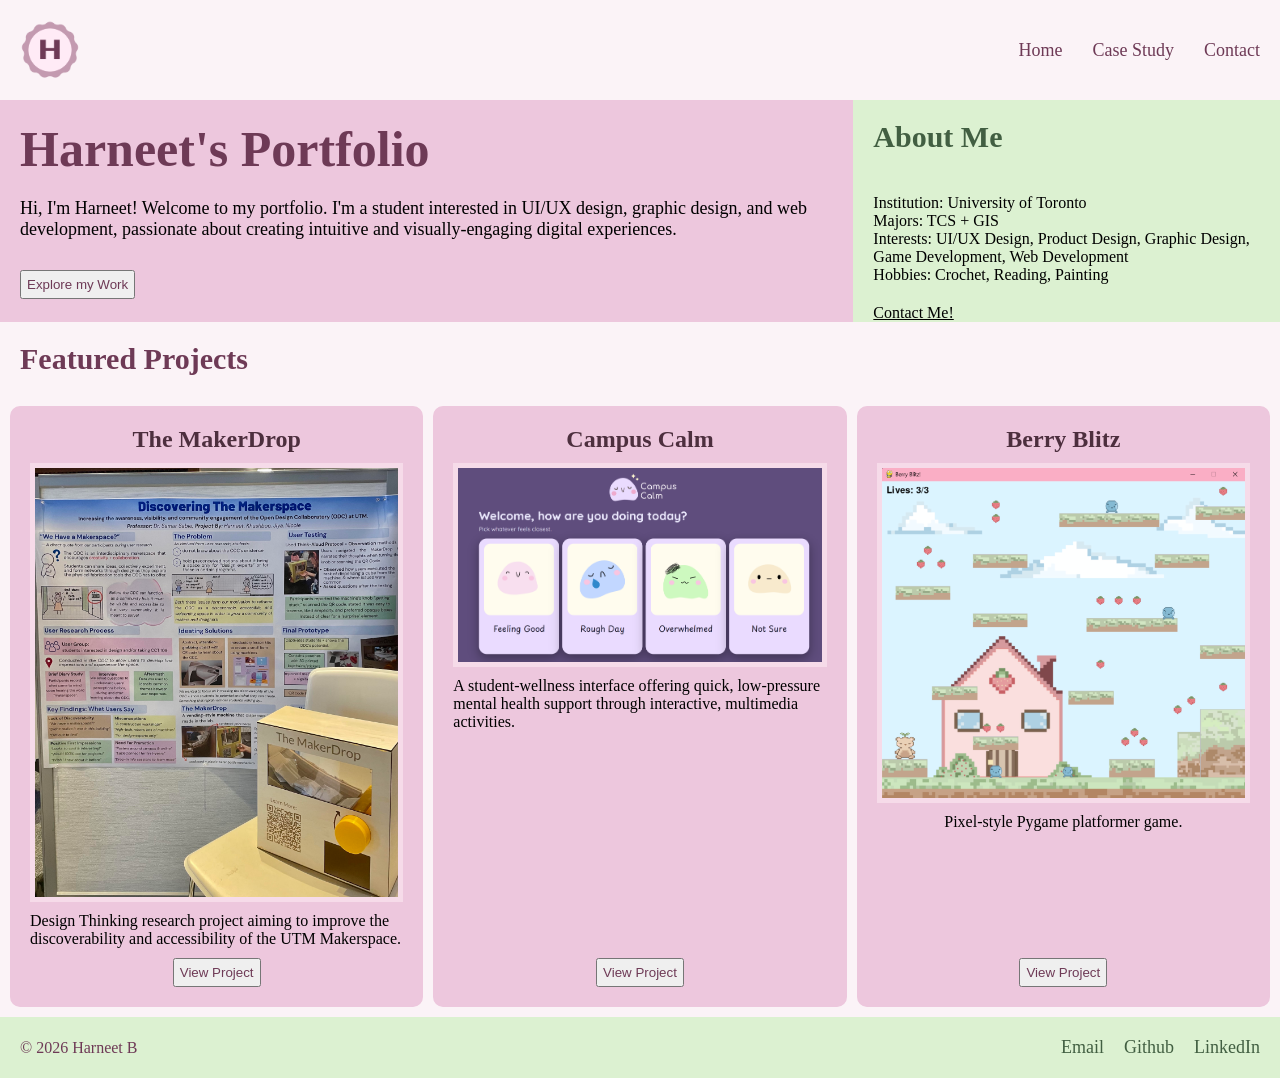
<file: index.html>
<!DOCTYPE html>

<html lang="en">

<head>
    <meta charset="UTF-8">
    <meta name="viewport" content="width=device-width, initial-scale=1.0">
    <title>CCT360 Project 1 - Harneet</title>
    <link rel="stylesheet" href="css/style.css">
</head>

<body>

    <header class="site-header"> 

        <img src="assets/portfolio-logo.png">

         <nav class="nav-bar"> 
        <a href="index.html"> Home </a>
        <a href="detail.html"> Case Study </a>
        <a href="#"> Contact </a>
        </nav> 

    </header>

    <main> 

        <section class="hero-grid">

            <article class="hero-banner"> 
                <h1>Harneet's Portfolio</h1>
                <p> Hi, I'm Harneet! Welcome to my portfolio. I'm a student 
                    interested in UI/UX design, graphic design, and web development, passionate 
                about creating intuitive and visually-engaging digital experiences.  </p>
                <button class="btn1">Explore my Work</button>

            </article>

            <article class="hero-sidebar"> 
                <h2> About Me </h2>

                <ul>
                    <li> Institution: University of Toronto </li>
                    <li> Majors: TCS + GIS </li>
                    <li> Interests: UI/UX Design, Product Design, Graphic Design, Game Development, Web Development </li>
                    <li> Hobbies: Crochet, Reading, Painting </li>
                </ul>

                <a href="https://www.linkedin.com/in/harneetb/"> Contact Me! </a>
            
            </article>
        </section>

        <h2 class="projects-heading"> Featured Projects </h2>

        <section class="cards-gallery"> 

            <article class="card"> 
                <h3> The MakerDrop </h3>
                <img src="assets/makerdrop-img.jpg"> 
                <p> Design Thinking research project aiming to improve the discoverability and 
                    accessibility of the UTM Makerspace. </p>
                <button class="btn2"> View Project </button>
            </article>

            <article class="card"> 
                <h3> Campus Calm </h3>
                <img src="assets/campuscalm.png"> 
                <p> A student-wellness interface offering quick, low-pressure mental health support 
                    through interactive, multimedia activities. </p>
                <button class="btn2"> View Project </button>

            </article>

            <article class="card"> 
                <h3> Berry Blitz </h3>
                <img src="assets/berry.png"> 
                <p> Pixel-style Pygame platformer game. </p>
                <button class="btn2"> View Project</button>

            </article>
            


        </section>
    </main>

    <footer class="site-footer"> 

        <p> © 2026 Harneet B </p>

        <ul>
            <li> <a href="#"> Email </a></li>
            <li> <a href="https://github.com/h4rneet"> Github </a></li>
            <li> <a href="https://www.linkedin.com/in/harneetb/"> LinkedIn </a></li>
        </ul>
        
    </footer>
    
</body>
</html>
</file>
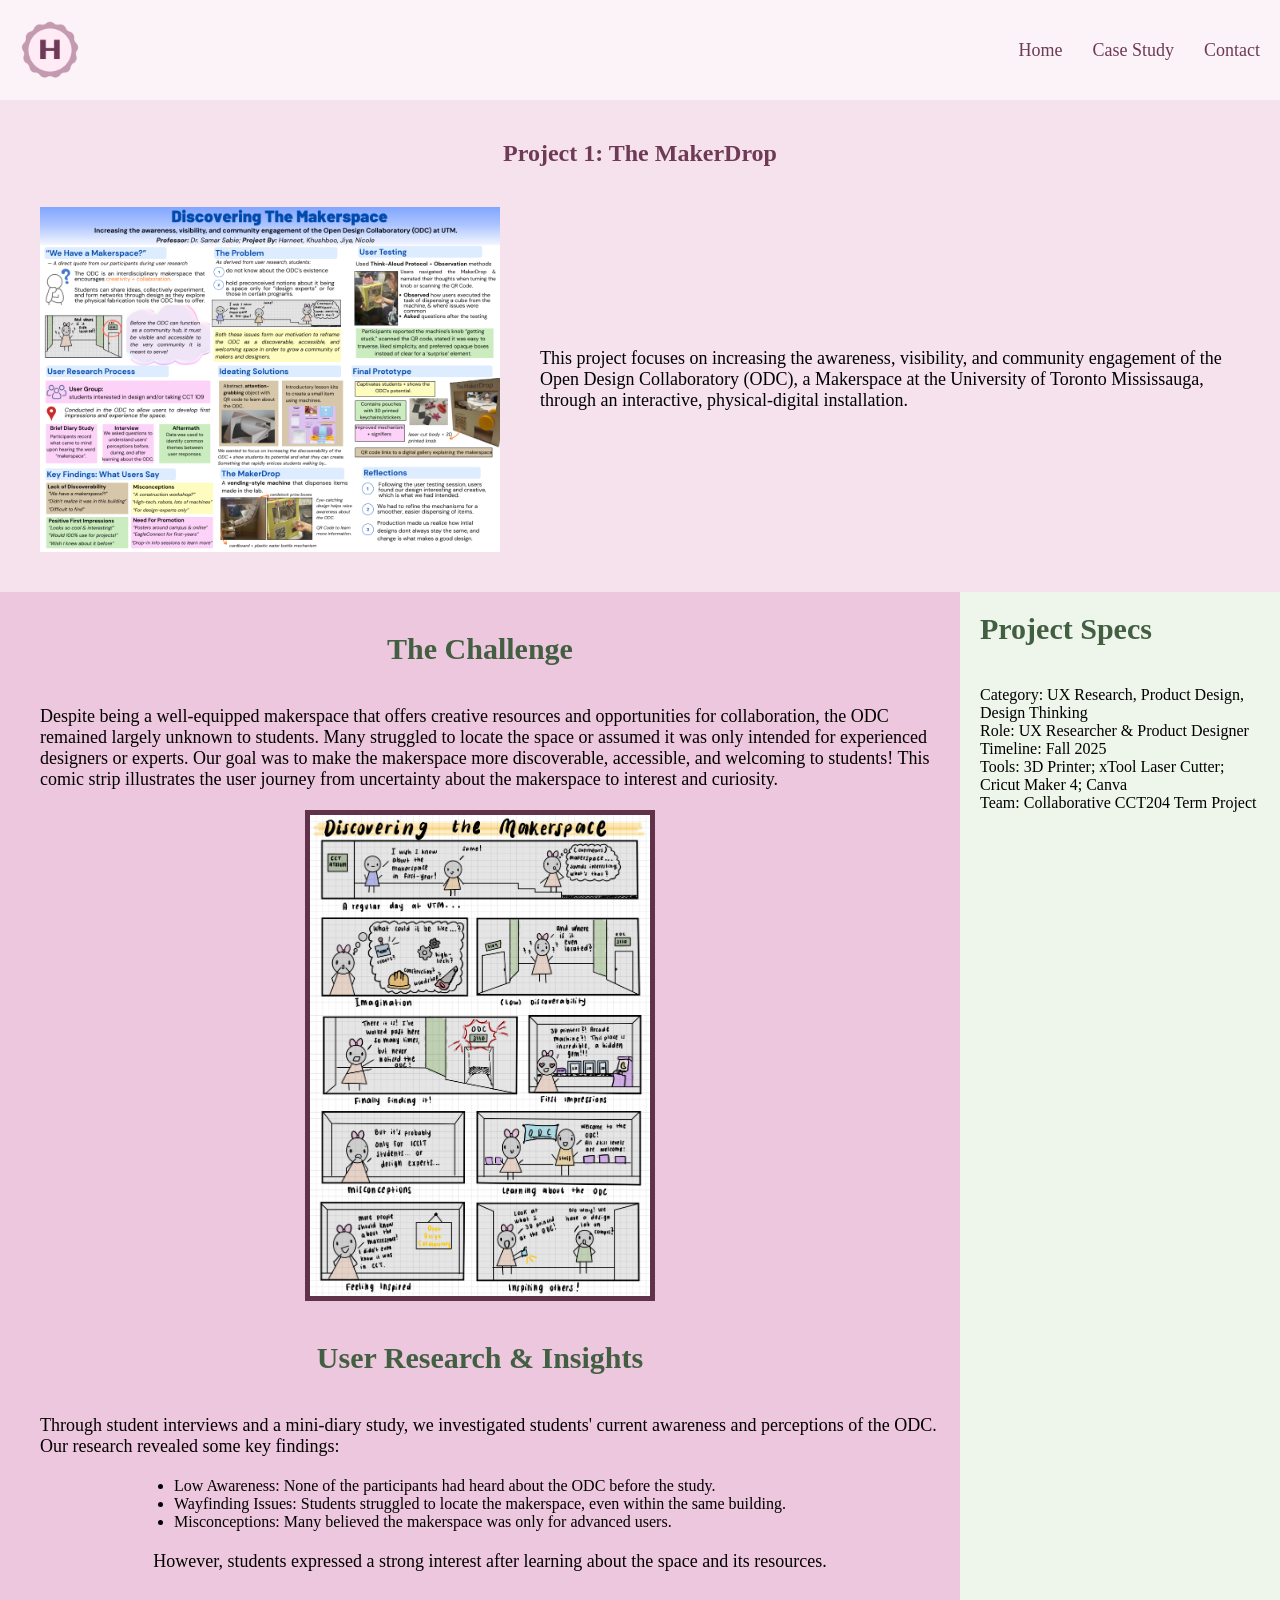
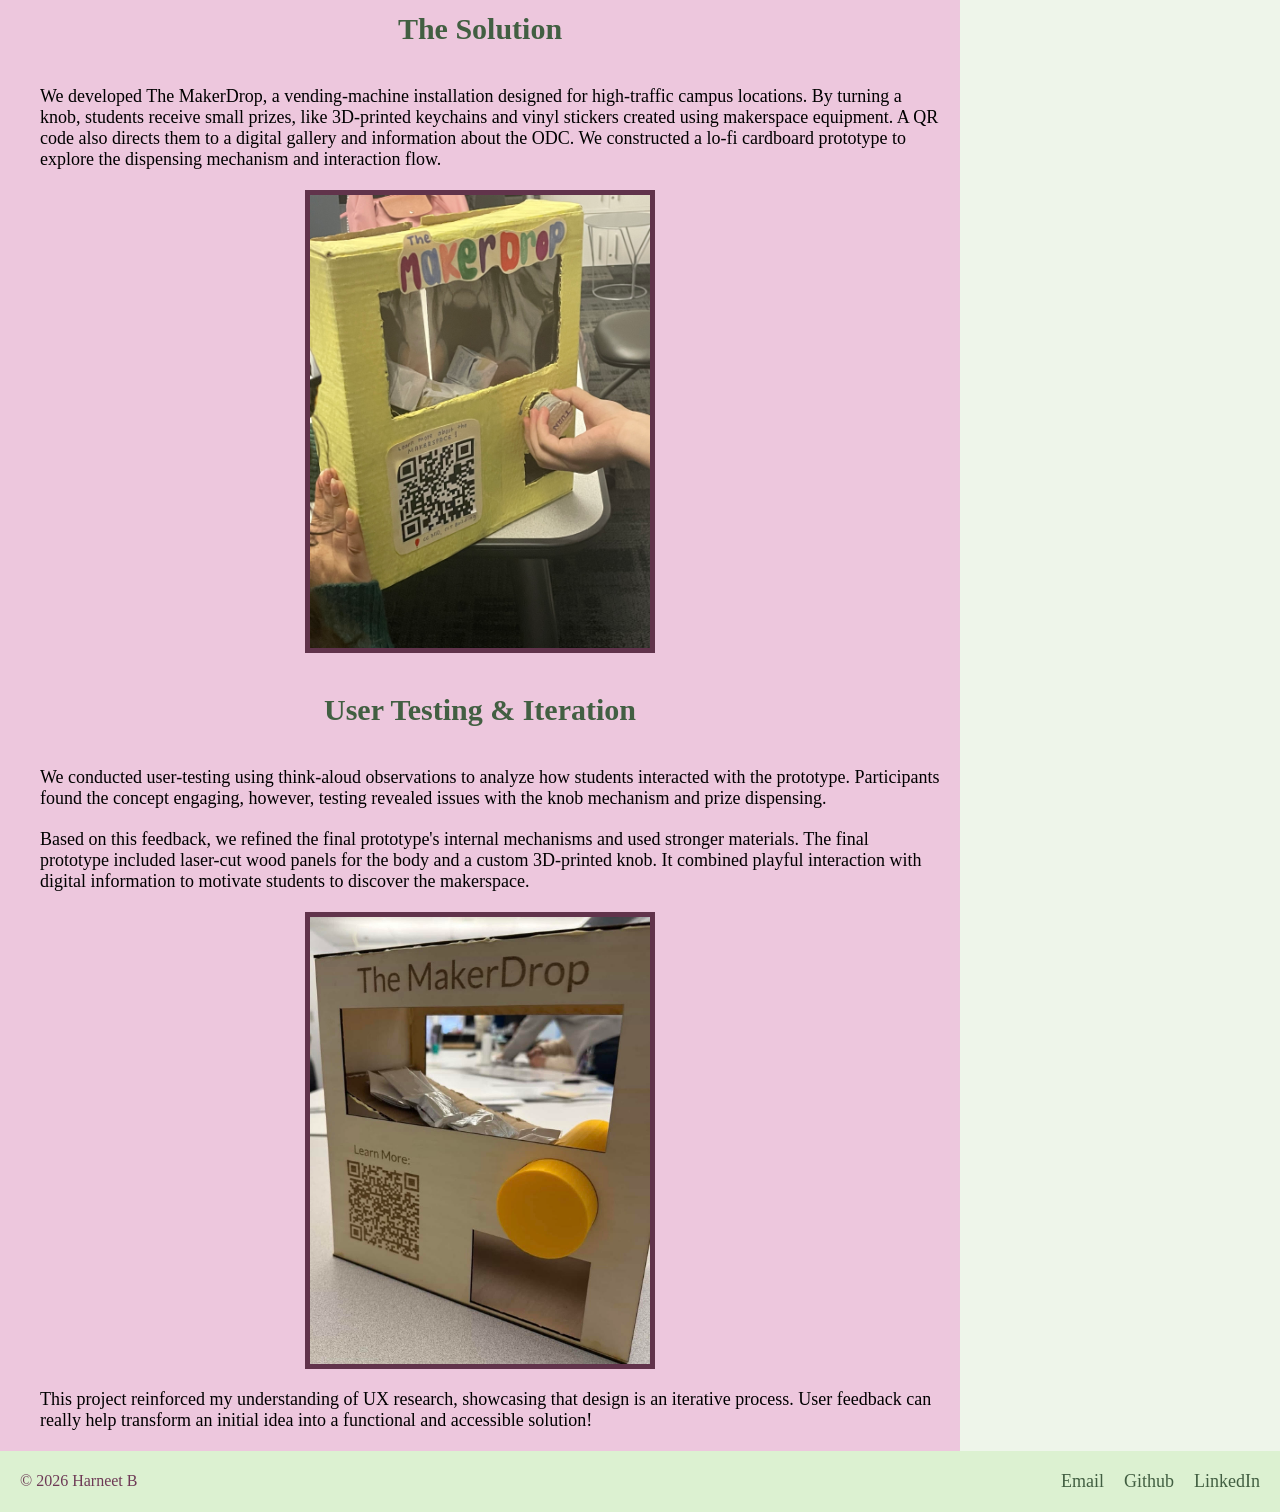
<file: detail.html>
<!DOCTYPE html>

<html lang="en">

<head>
    <meta charset="UTF-8">
    <meta name="viewport" content="width=device-width, initial-scale=1.0">
    <title>CCT360 Project 1 - Harneet</title>
    <link rel="stylesheet" href="css/style.css">
</head>

<body>

    <header class="site-header"> 

        <img src="assets/portfolio-logo.png">

         <nav class="nav-bar"> 
        <a href="index.html"> Home </a>
        <a href="detail.html"> Case Study </a>
        <a href="#"> Contact </a>
        </nav> 

    </header>

    <main class="detail-layout"> 

        <section class="detail-hero">
            <h1> Project 1: The MakerDrop</h1>

            <section class="project-overview"> 

            <img src="assets/makerdrop1.png">

            <p> This project focuses on increasing the awareness, visibility, and community engagement of the Open Design Collaboratory (ODC), 
                a Makerspace at the University of Toronto Mississauga, through an interactive, physical-digital installation.</p>

            </section>

           
        </section>

        <section class="content-grid"> 

            <article class="main-content"> 
                <h2> The Challenge </h2>
                <p> Despite being a well-equipped makerspace that offers creative resources and opportunities for collaboration, the ODC remained largely unknown to students. 
                    Many struggled to locate the space or assumed it was only intended for experienced designers or experts. 

                    Our goal was to make the makerspace more discoverable, accessible, and welcoming to students!
                    This comic strip illustrates the user journey from uncertainty about the makerspace to interest and curiosity. 
                </p>

                <img src="assets/comicstrip.JPG">

                <h2> User Research & Insights </h2>
                <p> Through student interviews and a mini-diary study, we investigated students' current awareness and perceptions of the ODC. 
                    Our research revealed some key findings:
                </p>

                 <ul> 
                        <li> Low Awareness: None of the participants had heard about the ODC before the study.</li>
                        <li> Wayfinding Issues: Students struggled to locate the makerspace, even within the same building. </li>
                        <li> Misconceptions: Many believed the makerspace was only for advanced users. </li>
                    </ul>

                <p> However, students expressed a strong interest after learning about the space and its resources. </p>

                <h2> The Solution </h2>

                <p> We developed The MakerDrop, a vending-machine installation designed for high-traffic campus locations.

                    By turning a knob, students receive small prizes, like 3D-printed keychains and vinyl stickers created using makerspace equipment.
                    A QR code also directs them to a digital gallery and information about the ODC. 

                    We constructed a lo-fi cardboard prototype to explore the dispensing mechanism and interaction flow. 
                </p>

                <img src="assets/prototype.jpeg">

                <h2> User Testing & Iteration </h2>
                <p> We conducted user-testing using think-aloud observations to analyze how students interacted with the prototype. 
                    Participants found the concept engaging, however, testing revealed issues with the knob mechanism and prize dispensing. </p>

                <p> Based on this feedback, we refined the final prototype's internal mechanisms and used stronger materials. The final prototype
                    included laser-cut wood panels for the body and a custom 3D-printed knob. It combined playful interaction with digital information 
                    to motivate students to discover the makerspace. 
                </p>

                <img src="assets/makerdrop2.jpg">

                <p> This project reinforced my understanding of UX research, showcasing that design is an iterative process. User feedback can really help
                    transform an initial idea into a functional and accessible solution! </p>

                

            </article>

            <article class="sidebar-content"> 

                <h2> Project Specs </h2>

                <ul> 
                    <li> Category: UX Research, Product Design, Design Thinking </li>
                    <li> Role: UX Researcher & Product Designer </li>
                    <li> Timeline: Fall 2025</li>
                    <li> Tools: 3D Printer; xTool Laser Cutter; Cricut Maker 4; Canva</li>
                    <li> Team: Collaborative CCT204 Term Project </li>

                </ul>

            </article>


        </section>


        
    </main>

    <footer class="site-footer"> 

        <p> © 2026 Harneet B </p>

        <ul>
            <li> <a href="#"> Email </a></li>
            <li> <a href="https://github.com/h4rneet"> Github </a></li>
            <li> <a href="https://www.linkedin.com/in/harneetb/"> LinkedIn </a></li>
        </ul>
        
    </footer>
    
</body>
</html>
</file>
<file: css/style.css>
/* page 1 and shared styling between both pages (desktop-first)*/

*{ 
    margin: 0;
    padding: 0;
    box-sizing: border-box;
}


.site-header{

    display: flex;
    flex-direction: row;
    justify-content: space-between;
    align-items: center;

    background-color:#fbf3f7;
}

.site-header img{
    width: 100px;
    padding: 20px;
}

.nav-bar{
    display: flex;
    flex-direction: row;
    gap: 30px;
    padding: 20px;
}

.nav-bar a{
    text-decoration: none;
    color: #6E3A56;
    font-size: 18px;

}

.hero-grid{
    display: grid;
    grid-template-columns: 2fr 1fr;

}

.hero-banner{
    background-color: #EDC7DD;
}

.hero-banner h1{
    font-size: 50px;
    padding: 20px;
    color: #6E3A56;
}

.hero-banner p{
    font-size: 18px;
    padding-left: 20px;
    padding-bottom: 10px;
}

.btn1{
    margin: 20px;
    padding: 5px;
    color:#6E3A56;
}

.hero-sidebar{
    background-color: #DCF1D1;
}

.hero-sidebar h2{
    font-size: 30px;
    padding: 20px;
    color: #425F42;
}

.hero-sidebar ul li{
    list-style-type: none;
    
}

.hero-sidebar ul{
    padding: 20px;
}

.hero-sidebar a{
    padding: 20px;
    color: black;

}

.projects-heading{
    font-size: 30px;
    padding: 20px;
    color:#6E3A56;

    background-color:#fbf3f7;
}


.cards-gallery{
    display: grid;
    grid-template-columns:  repeat(auto-fit, minmax(280px, 1fr));
    gap: 10px;
    padding: 10px;

    background-color:#fbf3f7;
}

.card{
    display: flex;
    flex-direction: column;
    align-items: center;
    gap: 10px;

    background-color: #EDC7DD;
    padding: 20px;
    border-radius: 10px;

}

.card h3{
    font-size: 24px;
    color: #4d2f3e;
}

.card img{
    max-width: 100%;
    border: 5px solid  #f6dbe9;
}

.btn2{
    margin-top: auto;
    color:#6E3A56;
    padding: 5px;
}

.site-footer{
    background-color:#DCF1D1;
    display: flex;
    flex-direction: row;
    justify-content: space-between;
    align-items: center;
    padding: 20px;
}

.site-footer p{
    color: #6E3A56;
}

.site-footer ul{
    display: flex;
    flex-direction: row;
    gap: 20px;
}

.site-footer ul li {
    list-style-type: none;
    font-size: 18px;
    
}

.site-footer ul li a{
    color:#425F42;
    text-decoration: none;
}

@media (max-width:768px) {

    .site-header{
        flex-direction: column;
    }

    .hero-grid{
        grid-template-columns: 1fr;

    }
    
    .cards-gallery{
        grid-template-columns: 1fr;
    }

    .site-footer{
        flex-direction: column;
    }
}


/* page 2 specifically (mobile-first)*/

.detail-layout{
    display: flex;
    flex-direction: column;

    background-color: #f5e2ec;
}

.detail-hero{
    display: flex;
    flex-direction: column;

    padding: 20px;
}

.detail-hero h1{
    color:#6E3A56;
    padding: 20px;
    text-align: center;
    
}

.detail-hero p{
    font-size: 18px;
}

.detail-hero img{
    width: 500px;
    max-width: 100%;
    padding: 20px;

}
    

.project-overview{
    display: flex;
    flex-direction: column;
}

.content-grid{
    display: grid;
    grid-template-columns: 1fr;
}

.main-content{
    display:flex;
    flex-direction: column;
    justify-content: center;
    align-items: center;

    background-color: #EDC7DD;

    gap:20px;
    padding:20px;
}

.main-content img{
    width: 350px;
    max-width: 100%;
    border: 5px solid  #61334b;
}

.main-content h2{
    font-size: 30px;
    padding: 20px;
    color: #425F42;
}

.main-content p{
    font-size: 18px;
    padding-left: 20px;
}

.sidebar-content{
    display: flex;
    flex-direction: column;

    background-color:#eef5ea;
}

.sidebar-content h2{
    font-size: 30px;
    padding: 20px;
    color: #425F42;
}

.sidebar-content ul li{
    list-style-type: none;
}

.sidebar-content ul{
    padding: 20px;
}

@media (min-width:768px) {


    .content-grid{
        grid-template-columns: 3fr 1fr;
    }

    .project-overview{
    display: flex;
    flex-direction: row;
    align-items: center;
    gap: 20px;
    justify-content: space-evenly;
}
    
}
</file>
